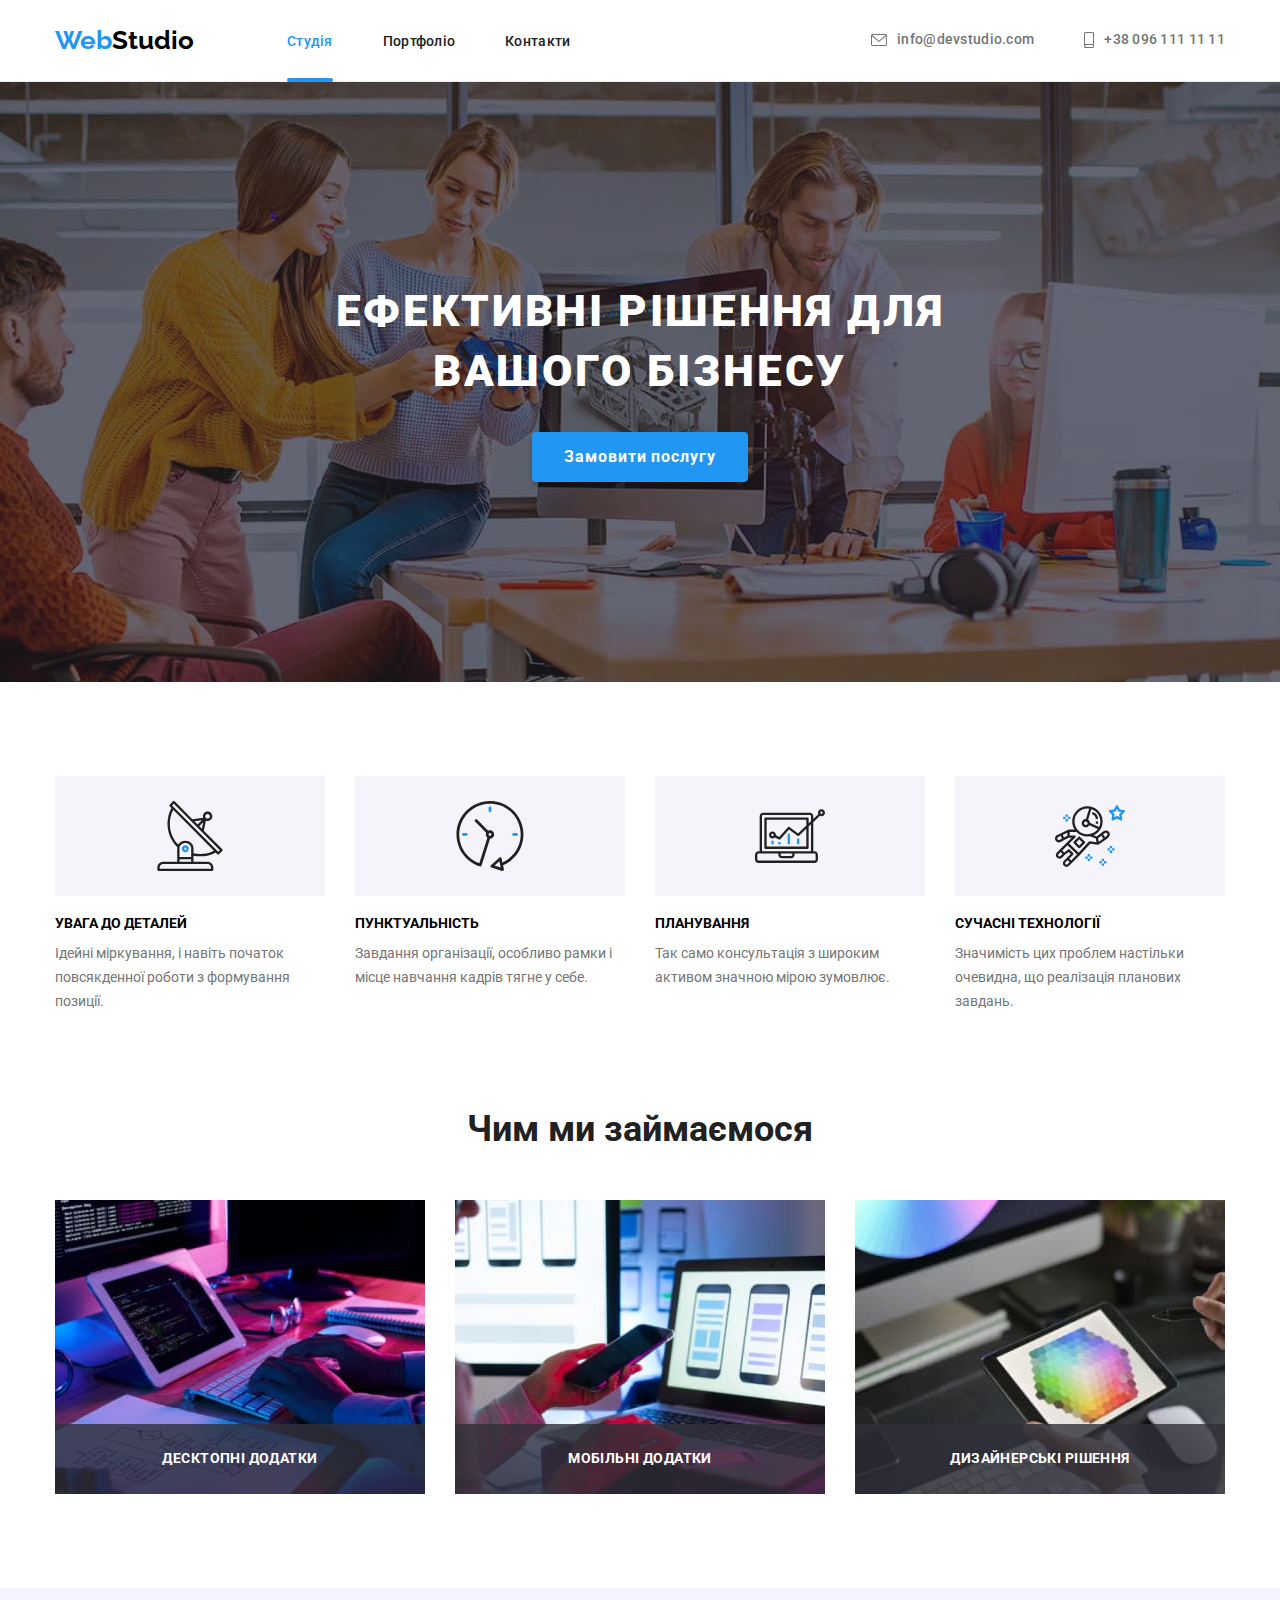
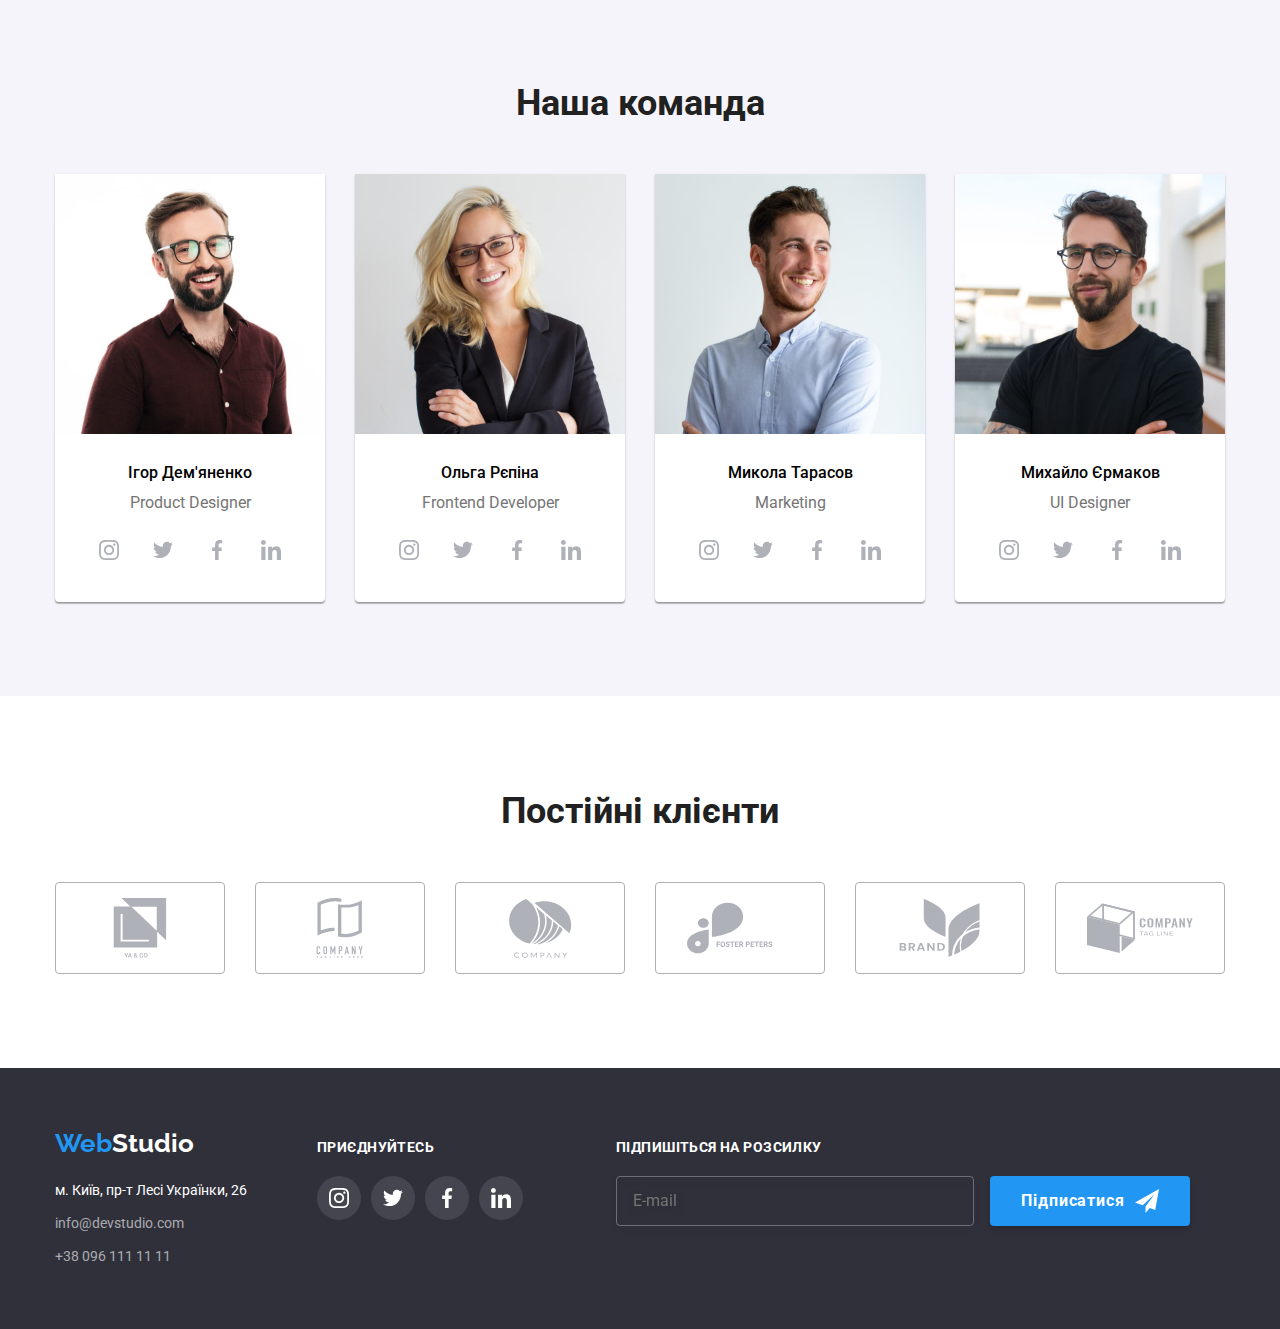
<file: index.html>
<!DOCTYPE html>
<html lang="uk">
  <head>
    <meta charset="UTF-8" />
    <meta http-equiv="X-UA-Compatible" content="IE=edge" />
    <meta name="viewport" content="width=device-width, initial-scale=1.0" />
    <link rel="preconnect" href="https://fonts.googleapis.com" />
    <link rel="preconnect" href="https://fonts.gstatic.com" crossorigin />
    <link
      href="https://fonts.googleapis.com/css2?family=Raleway:wght@700&family=Roboto:wght@400;500;700;900&display=swap"
      rel="stylesheet"
    />
    <link
      rel="stylesheet"
      href="https://cdnjs.cloudflare.com/ajax/libs/modern-normalize/1.1.0/modern-normalize.min.css"
    />
    <link rel="stylesheet" href="./css/main.min.css" />
    <title>WebStudio</title>
  </head>
  <body>
    <!-- Header -->
    <header class="header">
      <div class="container header__container">
        <nav class="header-nav">
          <a class="header__logo logo link" href="./" lang="en"><span class="logo--accent">Web</span>Studio</a>
          <ul class="list header-nav__list">
            <li class="header-nav__item"><a class="link header-nav__link header-nav__link--current" href="./index.html">Студія</a></li>
            <li class="header-nav__item"><a class="link header-nav__link" href="./portfolio.html">Портфоліо</a></li>
            <li class="header-nav__item"><a class="link header-nav__link" href="">Контакти</a></li>
          </ul>
        </nav>
        <ul class="list header-contacts">
          <li class="header-contacts__item">
            <a class="link header-contacts__link" href="mailto:info@devstudio.com">
              <svg class="header-contacts__img" width="16" height="12">
                <use href="./images/icons.svg#icon-envelope"></use>
              </svg>
              info@devstudio.com</a
            >
          </li>
          <li class="header-contacts__item">
            <a class="link header-contacts__link" href="tel:+380961111111">
              <svg class="header-contacts__img" width="10" height="16">
                <use href="./images/icons.svg#icon-smartphone"></use>
              </svg>
              +38 096 111 11 11</a
            >
          </li>
        </ul>
      </div>
    </header>
    <main>
      <!-- Hero -->
      <section class="hero">
        <div class="container hero__container">
          <h1 class="hero__title">Ефективні рішення для вашого бізнесу</h1>
          <button class="hero__btn btn" type="button" data-modal-open>Замовити послугу</button>
        </div>
      </section>
      <!-- Features -->
      <section class="features">
        <div class="container">
          <h2 class="features__title section-title visually-hidden">Наші переваги</h2>
          <ul class="list features__list">
            <li class="features__item">
              <div class="features__picture">
                <svg class="feature__icon" width="70" height="70">
                  <use href="./images/icons.svg#icon-antenna"></use>
                </svg>
              </div>
              <h3 class="features__name">УВАГА ДО ДЕТАЛЕЙ</h3>
              <p class="features__info">
                Ідейні міркування, і навіть початок повсякденної роботи з формування позиції.
              </p>
            </li>
            <li class="features__item">
              <div class="features__picture">
                <svg class="feature__icon" width="70" height="70">
                  <use href="./images/icons.svg#icon-clock"></use>
                </svg>
              </div>
              <h3 class="features__name">ПУНКТУАЛЬНІСТЬ</h3>
              <p class="features__info">
                Завдання організації, особливо рамки і місце навчання кадрів тягне у себе.
              </p>
            </li>
            <li class="features__item">
              <div class="features__picture">
                <svg class="feature__icon" width="70" height="70">
                  <use href="./images/icons.svg#icon-diagram"></use>
                </svg>
              </div>
              <h3 class="features__name">ПЛАНУВАННЯ</h3>
              <p class="features__info">
                Так само консультація з широким активом значною мірою зумовлює.
              </p>
            </li>
            <li class="features__item">
              <div class="features__picture">
                <svg class="feature__icon" width="70" height="70">
                  <use href="./images/icons.svg#icon-astronaut"></use>
                </svg>
              </div>
              <h3 class="features__name">СУЧАСНІ ТЕХНОЛОГІЇ</h3>
              <p class="features__info">
                Значимість цих проблем настільки очевидна, що реалізація планових завдань.
              </p>
            </li>
          </ul>
        </div>
      </section>
      <!-- specialization -->
      <section class="specialization">
        <div class="container">
          <h2 class="section-title specialization__title">Чим ми займаємося</h2>
          <ul class="specialization__list list">
            <li class="specialization__img">
              <img
                src="./images/img-desktop.jpg"
                alt="Десктопні додатки"
                width="370"
                height="294"
              />
              <div class="specialization__thumb">
                <p>Десктопні додатки</p>
              </div>
            </li>
            <li class="specialization__img">
              <img src="./images/img-mobile.jpg" alt="Мобільні додатки" width="370" height="294" />
              <div class="specialization__thumb">
                <p>Мобільні додатки</p>
              </div>
            </li>
            <li class="specialization__img">
              <img
                src="./images/img-design.jpg"
                alt="Дизайнерські рішення"
                width="370"
                height="294"
              />
              <div class="specialization__thumb">
                <p>Дизайнерські рішення</p>
              </div>
            </li>
          </ul>
        </div>
      </section>
      <!-- Our team -->
      <section class="team">
        <div class="container">
          <h2 class="section-title team__title">Наша команда</h2>
          <ul class="teammate__list list">
            <li class="teammate__item">
              <img
                src="./images/product-designer.jpg"
                alt="Ігор Дем'яненко"
                width="270"
                height="260"
              />
              <div class="teammate__info">
                <h3 class="teammate__name">Ігор Дем'яненко</h3>
                <p class="teammate__position" lang="en">Product Designer</p>
                <ul class="teammate__socials list">
                  <li class="socials__item">
                    <a href="" class="socials__link link">
                      <svg class="socials__icon" width="20" height="20">
                        <use href="./images/icons.svg#icon-instagram"></use>
                      </svg>
                    </a>
                  </li>
                  <li class="socials__item">
                    <a href="" class="socials__link link">
                      <svg class="socials__icon" width="20" height="20">
                        <use href="./images/icons.svg#icon-twitter"></use>
                      </svg>
                    </a>
                  </li>
                  <li class="socials__item">
                    <a href="" class="socials__link link">
                      <svg class="socials__icon" width="20" height="20">
                        <use href="./images/icons.svg#icon-facebook"></use>
                      </svg>
                    </a>
                  </li>
                  <li class="socials__item">
                    <a href="" class="socials__link link">
                      <svg class="socials__icon" width="20" height="20">
                        <use href="./images/icons.svg#icon-linkedin"></use>
                      </svg>
                    </a>
                  </li>
                </ul>
              </div>
            </li>
            <li class="teammate__item">
              <img
                src="./images/frontend-developer.jpg"
                alt="Ольга Рєпіна"
                width="270"
                height="260"
              />
              <div class="teammate__info">
                <h3 class="teammate__name">Ольга Рєпіна</h3>
                <p class="teammate__position" lang="en">Frontend Developer</p>
                <ul class="teammate__socials socials list">
                  <li class="socials__item">
                    <a href="" class="socials__link link">
                      <svg class="socials__icon" width="20" height="20">
                        <use href="./images/icons.svg#icon-instagram"></use>
                      </svg>
                    </a>
                  </li>
                  <li class="socials__item">
                    <a href="" class="socials__link link">
                      <svg class="socials__icon" width="20" height="20">
                        <use href="./images/icons.svg#icon-twitter"></use>
                      </svg>
                    </a>
                  </li>
                  <li class="socials__item">
                    <a href="" class="socials__link link">
                      <svg class="socials__icon" width="20" height="20">
                        <use href="./images/icons.svg#icon-facebook"></use>
                      </svg>
                    </a>
                  </li>
                  <li class="socials__item">
                    <a href="" class="socials__link link">
                      <svg class="socials__icon" width="20" height="20">
                        <use href="./images/icons.svg#icon-linkedin"></use>
                      </svg>
                    </a>
                  </li>
                </ul>
              </div>
            </li>
            <li class="teammate__item">
              <img src="./images/marketing.jpg" alt="Микола Тарасов" width="270" height="260" />
              <div class="teammate__info">
                <h3 class="teammate__name">Микола Тарасов</h3>
                <p class="teammate__position" lang="en">Marketing</p>
                <ul class="teammate__socials socials list">
                  <li class="socials__item">
                    <a href="" class="socials__link link">
                      <svg class="socials__icon" width="20" height="20">
                        <use href="./images/icons.svg#icon-instagram"></use>
                      </svg>
                    </a>
                  </li>
                  <li class="socials__item">
                    <a href="" class="socials__link link">
                      <svg class="socials__icon" width="20" height="20">
                        <use href="./images/icons.svg#icon-twitter"></use>
                      </svg>
                    </a>
                  </li>
                  <li class="socials__item">
                    <a href="" class="socials__link link">
                      <svg class="socials__icon" width="20" height="20">
                        <use href="./images/icons.svg#icon-facebook"></use>
                      </svg>
                    </a>
                  </li>
                  <li class="socials__item">
                    <a href="" class="socials__link link">
                      <svg class="socials__icon" width="20" height="20">
                        <use href="./images/icons.svg#icon-linkedin"></use>
                      </svg>
                    </a>
                  </li>
                </ul>
              </div>
            </li>
            <li class="teammate__item">
              <img src="./images/ui-designer.jpg" alt="Михайло Єрмаков" width="270" height="260" />
              <div class="teammate__info">
                <h3 class="teammate__name">Михайло Єрмаков</h3>
                <p class="teammate__position" lang="en">UI Designer</p>
                <ul class="teammate__socials socials list">
                  <li class="socials__item">
                    <a href="" class="socials__link link">
                      <svg class="socials__icon" width="20" height="20">
                        <use href="./images/icons.svg#icon-instagram"></use>
                      </svg>
                    </a>
                  </li>
                  <li class="socials__item">
                    <a href="" class="socials__link link">
                      <svg class="socials__icon" width="20" height="20">
                        <use href="./images/icons.svg#icon-twitter"></use>
                      </svg>
                    </a>
                  </li>
                  <li class="socials__item">
                    <a href="" class="socials__link link">
                      <svg class="socials__icon" width="20" height="20">
                        <use href="./images/icons.svg#icon-facebook"></use>
                      </svg>
                    </a>
                  </li>
                  <li class="socials__item">
                    <a href="" class="socials__link link">
                      <svg class="socials__icon" width="20" height="20">
                        <use href="./images/icons.svg#icon-linkedin"></use>
                      </svg>
                    </a>
                  </li>
                </ul>
              </div>
            </li>
          </ul>
        </div>
      </section>

      <!-- Clients -->

      <section class="clients">
        <div class="container">
          <h2 class="clients__title section-title">Постійні клієнти</h2>
          <ul class="clients__list list">
            <li class="clients__item">
              <a class="link clients__link" href="">
                <svg class="clients__icon" width="106" height="60">
                  <use href="./images/icons.svg#icon-client-1"></use>
                </svg>
              </a>
            </li>
            <li class="clients__item">
              <a class="link clients__link" href="">
                <svg class="clients__icon" width="106" height="60">
                  <use href="./images/icons.svg#icon-client-2"></use>
                </svg>
              </a>
            </li>
            <li class="clients__item">
              <a class="link clients__link" href="">
                <svg class="clients__icon" width="106" height="60">
                  <use href="./images/icons.svg#icon-client-3"></use>
                </svg>
              </a>
            </li>
            <li class="clients__item">
              <a class="link clients__link" href="">
                <svg class="clients__icon" width="106" height="60">
                  <use href="./images/icons.svg#icon-client-4"></use>
                </svg>
              </a>
            </li>
            <li class="clients__item">
              <a class="link clients__link" href="">
                <svg class="clients__icon" width="106" height="60">
                  <use href="./images/icons.svg#icon-client-5"></use>
                </svg>
              </a>
            </li>
            <li class="clients__item">
              <a class="link clients__link" href="">
                <svg class="clients__icon" width="106" height="60">
                  <use href="./images/icons.svg#icon-client-6"></use>
                </svg>
              </a>
            </li>
          </ul>
        </div>
      </section>
    </main>

    <!-- Footer -->

    <footer class="footer">
      <div class="container footer__container">
        <div class="footer-address">
          <a class="link logo footer__logo" href="./" lang="en"
            ><span class="logo--accent">Web</span>Studio</a
          >
          <address>
            <ul class="list footer-address__list">
              <li class="footer-address__item">
                <a
                  class="link footer-address__link footer-address__location"
                  href="https://goo.gl/maps/tJKo2RhC8Hp1i2VQ6"
                  target="_blank"
                  rel="noopener, noreferrer, nofollow"
                >
                  м. Київ, пр-т Лесі Українки, 26</a
                >
              </li>
              <li class="footer-address__item">
                <a class="link footer-address__link" href="mailto:info@devstudio.com">info@devstudio.com</a>
              </li>
              <li class="footer-address__item">
                <a class="link footer-address__link" href="tel:+380961111111">+38 096 111 11 11</a>
              </li>
            </ul>
          </address>
        </div>
        <div class="footer-socials">
          <h3 class="footer-title footer-socials__title">Приєднуйтесь</h3>
          <ul class="footer-socials__list list">
            <li class="footer-socials__item">
              <a href="" class="footer-socials__link link">
                <svg class="footer-socials__icon" width="20" height="20">
                  <use href="./images/icons.svg#icon-instagram"></use>
                </svg>
              </a>
            </li>
            <li class="footer-socials__item">
              <a href="" class="footer-socials__link link">
                <svg class="footer-socials__icon" width="20" height="20">
                  <use href="./images/icons.svg#icon-twitter"></use>
                </svg>
              </a>
            </li>
            <li class="footer-socials__item">
              <a href="" class="footer-socials__link link">
                <svg class="footer-socials__icon" width="20" height="20">
                  <use href="./images/icons.svg#icon-facebook"></use>
                </svg>
              </a>
            </li>
            <li class="footer-socials__item">
              <a href="" class="footer-socials__link link">
                <svg class="footer-socials__icon" width="20" height="20">
                  <use href="./images/icons.svg#icon-linkedin"></use>
                </svg>
              </a>
            </li>
          </ul>
        </div>
        <div class="footer-subscribe">
          <h3 class="footer-title footer-subscribe__title">Підпишіться на розсилку</h3>
          <form name="footer-subscribe__form">
            <label>
              <input class="footer-subscribe__input" type="email" name="footer-email" placeholder="E-mail" />
            </label>
            <button class="btn footer-subscribe__btn" type="submit">
              Підписатися
              <svg class="footer-subscribe__icon" height="24" width="24">
                <use href="./images/icons.svg#icon-send"></use>
              </svg>
            </button>
          </form>
        </div>
      </div>
    </footer>

    <!-- Modal window -->

    <div class="backdrop is-hidden" data-modal>
      <div class="modal">
        <button class="close-btn btn" type="button" data-modal-close>
          <svg class="close-btn__icon" width="18" height="18">
            <use href="./images/icons.svg#icon-close"></use>
          </svg>
        </button>
        <form class="form" action="">
          <h2 class="form__title">Залиште свої дані, ми вам передзвонимо</h2>
          <div class="form__input">
            <label for="name">Ім'я</label>
            <input type="text" name="name" id="name" />
            <svg class="form__icon" width="18px" height="18px">
              <use href="./images/icons.svg#icon-person"></use>
            </svg>
          </div>
          <div class="form__input">
            <label for="tel">Телефон</label>
            <input type="tel" name="tel" id="tel" />
            <svg class="form__icon" width="18px" height="18px">
              <use href="./images/icons.svg#icon-phone"></use>
            </svg>
          </div>
          <div class="form__input">
            <label for="mail">Пошта</label>
            <input type="email" name="mail" id="mail" />
            <svg class="form__icon" width="18px" height="18px">
              <use href="./images/icons.svg#icon-email"></use>
            </svg>
          </div>
          <div class="form__input form__input--comment">
            <label for="comment">Коментар</label>
            <textarea name="comment" id="comment" placeholder="Введіть текст"></textarea>
          </div>
          <label class="form-agreement">
            <input type="checkbox" name="agreement" value=" " />
            <span class="form-agreement__icon">
              <svg width="16px" height="15px">
                <use href="./images/icons.svg#icon-check"></use>
              </svg>
            </span>
            Погоджуюся з розсилкою та приймаю
            <a href="#">Умови договору</a>
          </label>
          <button type="submit" class="btn modal-btn">Відправити</button>
        </form>
      </div>
    </div>
    <script src="./js/modal.js"></script>
  </body>
</html>
</file>
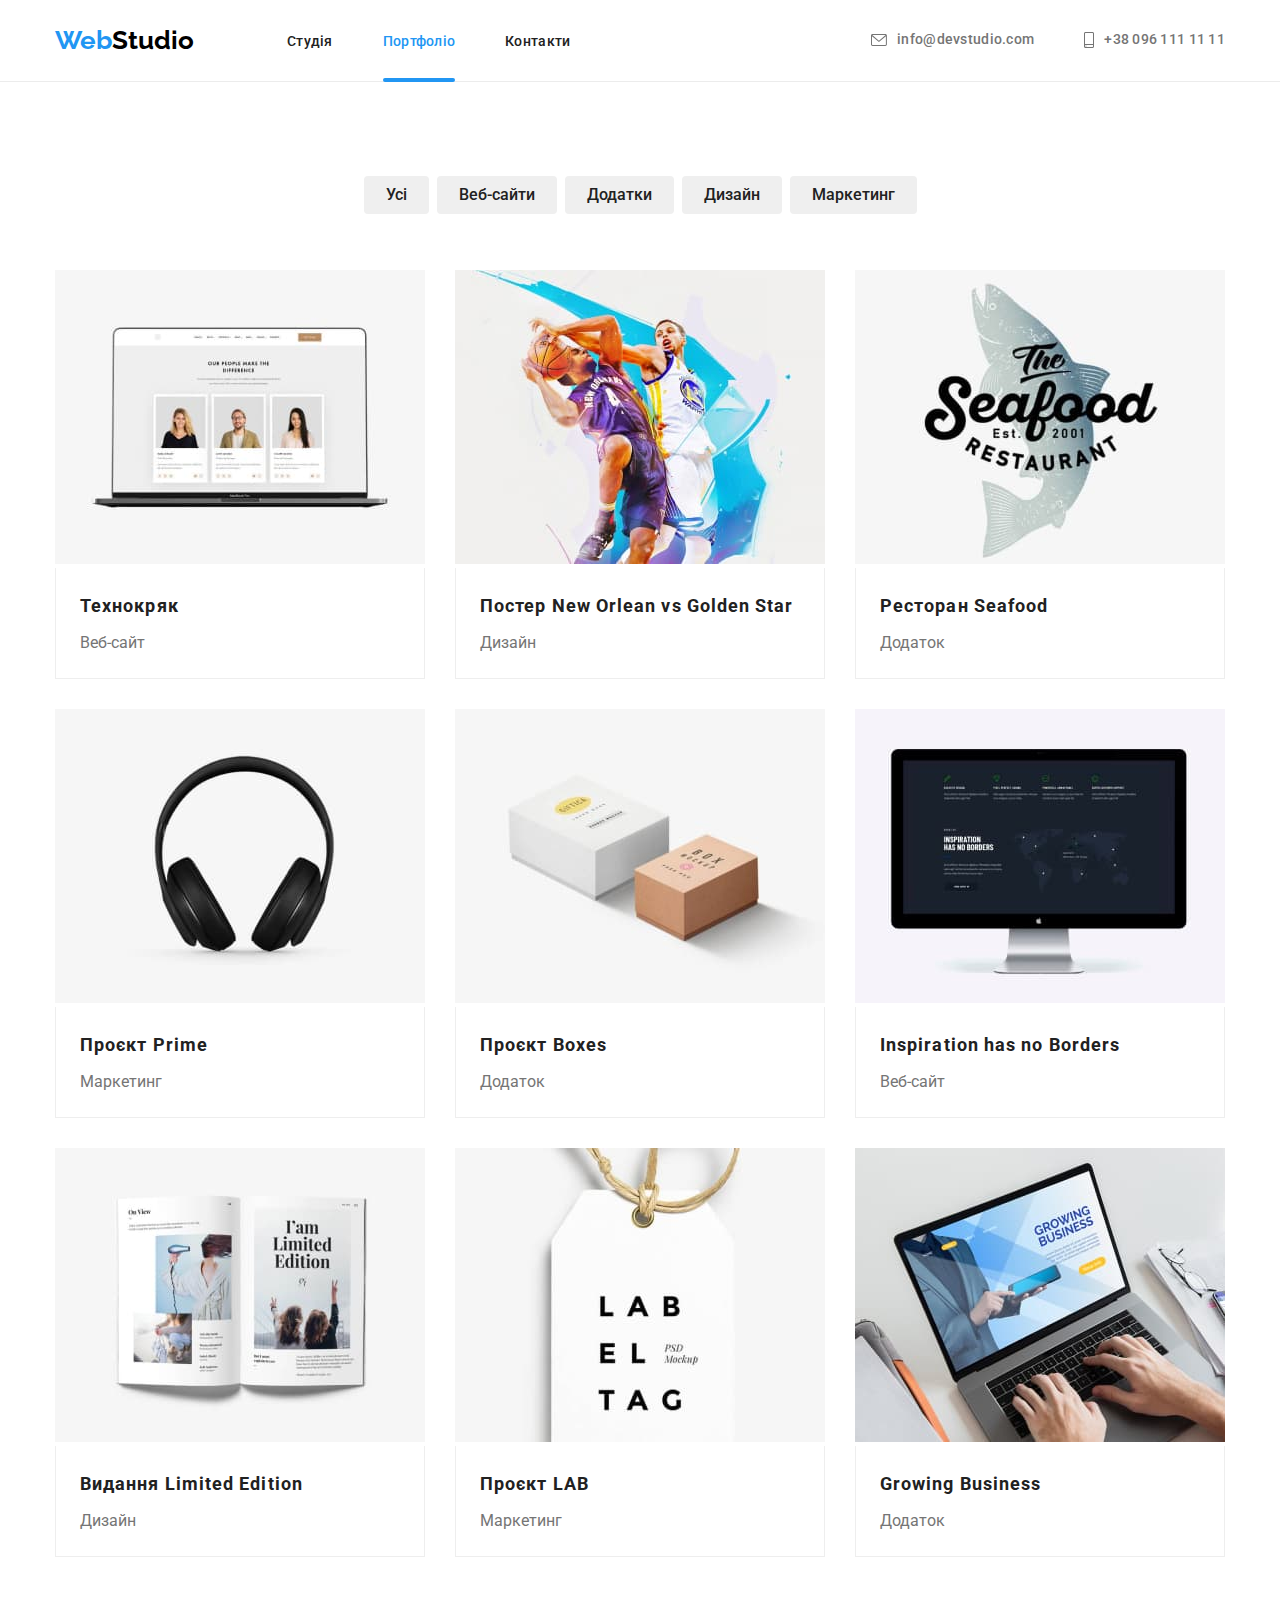
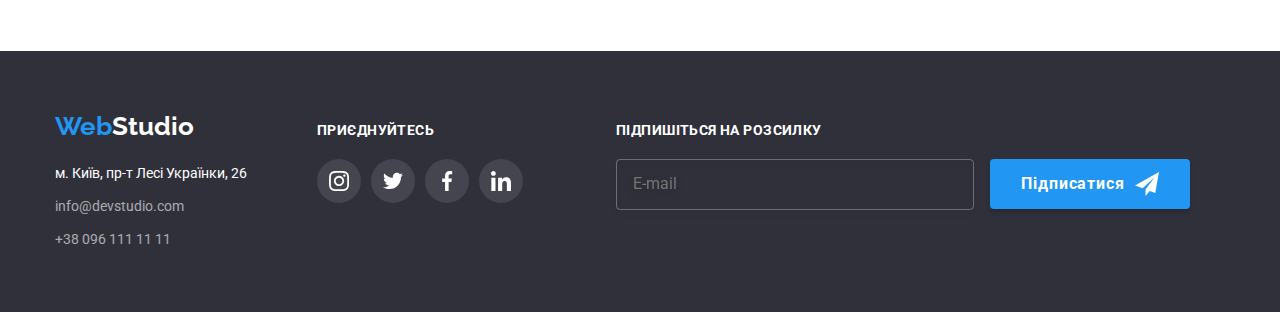
<file: portfolio.html>
<!DOCTYPE html>
<html lang="uk">
  <head>
    <meta charset="UTF-8" />
    <meta http-equiv="X-UA-Compatible" content="IE=edge" />
    <meta name="viewport" content="width=device-width, initial-scale=1.0" />
    <link rel="preconnect" href="https://fonts.googleapis.com" />
    <link rel="preconnect" href="https://fonts.gstatic.com" crossorigin />
    <link
      href="https://fonts.googleapis.com/css2?family=Raleway:wght@700&family=Roboto:wght@400;500;700;900&display=swap"
      rel="stylesheet"
    />
    <link
      rel="stylesheet"
      href="https://cdnjs.cloudflare.com/ajax/libs/modern-normalize/1.1.0/modern-normalize.min.css"
    />
    <link rel="stylesheet" href="./css/main.min.css" />
    <title>Portfolio</title>
  </head>
  <body>
    <!-- Header -->
    <header class="header">
      <div class="container header__container">
        <nav class="header-nav">
          <a class="header__logo logo link" href="./" lang="en"><span class="logo--accent">Web</span>Studio</a>
          <ul class="list header-nav__list">
            <li class="header-nav__item"><a class="link header-nav__link " href="./index.html">Студія</a></li>
            <li class="header-nav__item"><a class="link header-nav__link header-nav__link--current" href="./portfolio.html">Портфоліо</a></li>
            <li class="header-nav__item"><a class="link header-nav__link" href="">Контакти</a></li>
          </ul>
        </nav>
        <ul class="list header-contacts">
          <li class="header-contacts__item">
            <a class="link header-contacts__link" href="mailto:info@devstudio.com">
              <svg class="header-contacts__img" width="16" height="12">
                <use href="./images/icons.svg#icon-envelope"></use>
              </svg>
              info@devstudio.com</a
            >
          </li>
          <li class="header-contacts__item">
            <a class="link header-contacts__link" href="tel:+380961111111">
              <svg class="header-contacts__img" width="10" height="16">
                <use href="./images/icons.svg#icon-smartphone"></use>
              </svg>
              +38 096 111 11 11</a
            >
          </li>
        </ul>
      </div>
    </header>
    <main>
      <!-- Portfolio -->
    <section class="portfolio">
      <div class="container">
        <h1 class="section-title portfolio__title visually-hidden">Портфоліо</h1>
        <ul class="filter list">
          <li class="filter__item"><button class="filter__btn btn" type="button">Усі</button></li>
          <li class="filter__item">
            <button class="filter__btn btn" type="button">Веб-сайти</button>
          </li>
          <li class="filter__item"><button class="filter__btn btn" type="button">Додатки</button></li>
          <li class="filter__item"><button class="filter__btn btn" type="button">Дизайн</button></li>
          <li class="filter__item">
            <button class="filter__btn btn" type="button">Маркетинг</button>
          </li>
        </ul>
        <ul class="list cards">
          <li class="cards__item">
            <a class="link cards__link" href="">
              <div class="cards__example">
                <img class="cards__img" src="./images/portfolio1.jpg" alt="portfolio-example" width="370" height="294" />
                <p class="cards__overlay">Ресурс пропонує комплексні пропозиції з різним рівнем функціоналу та сервісів. Все це дозволить відвідувачу отримати вичерпні відомості про компанію чи приватну особу.</p>
              </div>
              <div class="cards__description">
                <h2 class="cards__name">Технокряк</h2>
                <p class="cards__type">Веб-сайт</p>
              </div>
            </a>
          </li>
          <li class="cards__item">
            <a class="link cards__link" href="">
              <div class="cards__example">
                <img class="cards__img" src="./images/portfolio2.jpg" alt="portfolio-example" width="370" height="294" />
                <p class="cards__overlay">Ресурс пропонує комплексні пропозиції з різним рівнем функціоналу та сервісів. Все це дозволить відвідувачу отримати вичерпні відомості про компанію чи приватну особу.</p>  
              </div>
              <div class="cards__description">
                <h2 class="cards__name">Постер New Orlean vs Golden Star</h2>
                <p class="cards__type">Дизайн</p>
              </div>
            </a>
          </li>
          <li class="cards__item">
            <a class="link cards__link" href="">
              <div class="cards__example">
                <img class="cards__img" src="./images/portfolio3.jpg" alt="portfolio-example" width="370" height="294" />
                <p class="cards__overlay">Ресурс пропонує комплексні пропозиції з різним рівнем функціоналу та сервісів. Все це дозволить відвідувачу отримати вичерпні відомості про компанію чи приватну особу.</p>  
              </div>
              <div class="cards__description">
                <h2 class="cards__name">Ресторан Seafood</h2>
                <p class="cards__type">Додаток</p>
              </div>
            </a>
          </li>
          <li class="cards__item">
            <a class="link cards__link" href="">
              <div class="cards__example">
                <img class="cards__img" src="./images/portfolio4.jpg" alt="portfolio-example" width="370" height="294" />
                <p class="cards__overlay">Ресурс пропонує комплексні пропозиції з різним рівнем функціоналу та сервісів. Все це дозволить відвідувачу отримати вичерпні відомості про компанію чи приватну особу.</p>
              </div>
              <div class="cards__description">
                <h2 class="cards__name">Проєкт Prime</h2>
                <p class="cards__type">Маркетинг</p>
              </div>
            </a>
          </li>
          <li class="cards__item">
            <a class="link cards__link" href="">
              <div class="cards__example">
                <img class="cards__img" src="./images/portfolio5.jpg" alt="portfolio-example" width="370" height="294" />
                <p class="cards__overlay">Ресурс пропонує комплексні пропозиції з різним рівнем функціоналу та сервісів. Все це дозволить відвідувачу отримати вичерпні відомості про компанію чи приватну особу.</p>
              </div>
              <div class="cards__description">
                <h2 class="cards__name">Проєкт Boxes</h2>
                <p class="cards__type">Додаток</p>
              </div>
            </a>
          </li>
          <li class="cards__item">
            <a class="link cards__link" href="">
              <div class="cards__example">
                <img class="cards__img" src="./images/portfolio6.jpg" alt="portfolio-example" width="370" height="294" />
                <p class="cards__overlay">Ресурс пропонує комплексні пропозиції з різним рівнем функціоналу та сервісів. Все це дозволить відвідувачу отримати вичерпні відомості про компанію чи приватну особу.</p>
              </div>
              <div class="cards__description">
                <h2 class="cards__name">Inspiration has no Borders</h2>
                <p class="cards__type">Веб-сайт</p>
              </div>
            </a>
          </li>
          <li class="cards__item">
            <a class="link cards__link" href="">
              <div class="cards__example">
                <img class="cards__img" src="./images/portfolio7.jpg" alt="portfolio-example" width="370" height="294" />
                <p class="cards__overlay">Ресурс пропонує комплексні пропозиції з різним рівнем функціоналу та сервісів. Все це дозволить відвідувачу отримати вичерпні відомості про компанію чи приватну особу.</p>
              </div>
              <div class="cards__description">
                <h2 class="cards__name">Видання Limited Edition</h2>
                <p class="cards__type">Дизайн</p>
              </div>
            </a>
          </li>
          <li class="cards__item">
            <a class="link cards__link" href="">
              <div class="cards__example">
                <img class="cards__img" src="./images/portfolio8.jpg" alt="portfolio-example" width="370" height="294" />
                <p class="cards__overlay">Ресурс пропонує комплексні пропозиції з різним рівнем функціоналу та сервісів. Все це дозволить відвідувачу отримати вичерпні відомості про компанію чи приватну особу.</p>
              </div>
              <div class="cards__description">
                <h2 class="cards__name">Проєкт LAB</h2>
                <p class="cards__type">Маркетинг</p>
              </div>
            </a>
          </li>
          <li class="cards__item">
            <a class="link cards__link" href="">
              <div class="cards__example">
                <img class="cards__img" src="./images/portfolio9.jpg" alt="portfolio-example" width="370" height="294" />
                <p class="cards__overlay">Ресурс пропонує комплексні пропозиції з різним рівнем функціоналу та сервісів. Все це дозволить відвідувачу отримати вичерпні відомості про компанію чи приватну особу.</p>
               </div>
              <div class="cards__description">
                <h2 class="cards__name">Growing Business</h2>
                <p class="cards__type">Додаток</p>
              </div>
            </a>
          </li>
        </ul>
      </div>
    </main>
    </section>
    <!-- Footer -->
    <footer class="footer">
      <div class="container footer__container">
        <div>
          <a class="link logo footer__logo" href="./" lang="en"
            ><span class="logo--accent">Web</span>Studio</a
          >
          <address>
            <ul class="list footer-address__list">
              <li class="footer-address__item">
                <a
                  class="link footer-address__location"
                  href="https://goo.gl/maps/tJKo2RhC8Hp1i2VQ6"
                  target="_blank"
                  rel="noopener, noreferrer, nofollow"
                >
                  м. Київ, пр-т Лесі Українки, 26</a
                >
              </li>
              <li class="footer-address__item">
                <a class="link" href="mailto:info@devstudio.com">info@devstudio.com</a>
              </li>
              <li class="footer-address__item">
                <a class="link" href="tel:+380961111111">+38 096 111 11 11</a>
              </li>
            </ul>
          </address>
        </div>
        <div class="footer-socials">
          <h3 class="title  footer-title footer-socials__title">Приєднуйтесь</h3>
          <ul class="footer-socials__list list">
            <li class="footer-socials__item">
              <a href="" class="footer-socials__link link">
                <svg class="footer-socials__icon" width="20" height="20">
                  <use href="./images/icons.svg#icon-instagram"></use>
                </svg>
              </a>
            </li>
            <li class="footer-socials__item">
              <a href="" class="footer-socials__link link">
                <svg class="footer-socials__icon" width="20" height="20">
                  <use href="./images/icons.svg#icon-twitter"></use>
                </svg>
              </a>
            </li>
            <li class="footer-socials__item">
              <a href="" class="footer-socials__link link">
                <svg class="footer-socials__icon" width="20" height="20">
                  <use href="./images/icons.svg#icon-facebook"></use>
                </svg>
              </a>
            </li>
            <li class="footer-socials__item">
              <a href="" class="footer-socials__link link">
                <svg class="footer-socials__icon" width="20" height="20">
                  <use href="./images/icons.svg#icon-linkedin"></use>
                </svg>
              </a>
            </li>
          </ul>
        </div>
        <div class="footer-subscribe">
          <h3 class="title footer-title footer-subscribe__title">Підпишіться на розсилку</h3>
          <form name="footer-subscribe__form">
            <label>
              <input class="footer-subscribe__input" type="email" name="footer-email" placeholder="E-mail" />
            </label>
            <button class="btn footer-subscribe__btn" type="submit">
              Підписатися
              <svg class="footer-subscribe__icon" height="24" width="24">
                <use href="./images/icons.svg#icon-send"></use>
              </svg>
            </button>
          </form>
        </div>
      </div>
    </footer>
  </body>
</html>
</file>
<file: css/main.min.css>
:root{--primary-text-color: #212121;--secondary-text-color: #757575;--logo-color: #000000;--hero-bg-color: #c4c4c4;--white-bg-color: #f5f4fa;--footer-bg-color: #2f303a;--accent-color: #2196f3;--primary-white: #ffffff;--main-svg-color: #afb1b8;--modal-btn-color: #188ce8;--main-font: "Roboto", sans-serif;--secondary-font: "Raleway", sans-serif}.visually-hidden{position:absolute;width:1px;height:1px;margin:-1px;border:0;padding:0;white-space:nowrap;-webkit-clip-path:inset(100%);clip-path:inset(100%);clip:rect(0 0 0 0);overflow:hidden}.is-hidden{visibility:hidden;opacity:0;pointer-events:none}h1,h2,h3,h4,h5,h6,p,ul{padding:0;margin:0}.list{list-style:none}.link{text-decoration:none}body{font-family:"Roboto",sans-serif;font-size:16px;line-height:1.19}.container{width:1200px;margin:0 auto;padding:94px 15px}.link{color:rgba(255,255,255,.6)}.btn{cursor:pointer;font-family:inherit}.section-title{margin-bottom:50px;font-size:36px;line-height:1.17;color:var(--primary-text-color);text-align:center}.logo{padding:25px 0;margin-right:0;font-family:var(--secondary-font);font-weight:700;font-size:26px;color:var(--logo-color)}.logo--accent{color:var(--accent-color)}.header{max-width:1600px;margin-left:auto;margin-right:auto;border-bottom:1px solid #ececec}.header__container{display:-webkit-box;display:-ms-flexbox;display:flex;-webkit-box-align:center;-ms-flex-align:center;align-items:center;padding:0 15px}.header-nav{display:-webkit-box;display:-ms-flexbox;display:flex;-webkit-box-align:center;-ms-flex-align:center;align-items:center}.header-nav__list{display:-webkit-box;display:-ms-flexbox;display:flex}.header__logo{margin-right:93px}.header-nav__link{padding:32px 0;font-weight:500;font-size:14px;line-height:1.14;letter-spacing:.02em;color:var(--primary-text-color);-webkit-transition:color 250ms cubic-bezier(0.4, 0, 0.2, 1);transition:color 250ms cubic-bezier(0.4, 0, 0.2, 1)}.header-nav__item:not(:last-child){margin-right:50px}.header-nav__link--current{color:var(--accent-color);position:relative}.header-nav__link--current::after{content:"";position:absolute;bottom:-1px;left:0;height:4px;width:100%;background-color:var(--accent-color);border-radius:2px}.header-nav__list .link:hover,.header-nav__list .link:focus{color:var(--accent-color)}.header-contacts__link{display:-webkit-box;display:-ms-flexbox;display:flex;-webkit-box-align:center;-ms-flex-align:center;align-items:center;-webkit-box-pack:center;-ms-flex-pack:center;justify-content:center;padding:32px 0;font-weight:500;font-size:14px;line-height:1.14;letter-spacing:.02em;color:var(--secondary-text-color);-webkit-transition:color 250ms cubic-bezier(0.4, 0, 0.2, 1);transition:color 250ms cubic-bezier(0.4, 0, 0.2, 1)}.header-contacts__link:hover,.header-contacts__link:focus{color:var(--accent-color)}.header-contacts__link:hover .header-contacts__img,.header-contacts__link:focus .header-contacts__img{fill:var(--accent-color)}.header-contacts{display:-webkit-box;display:-ms-flexbox;display:flex;margin-left:auto}.header-contacts__item:not(:last-child){margin-right:50px}.header-contacts__img{margin-right:10px;fill:var(--secondary-text-color);-webkit-transition:fill 250ms cubic-bezier(0.4, 0, 0.2, 1);transition:fill 250ms cubic-bezier(0.4, 0, 0.2, 1)}.hero{padding:200px 0;max-width:1600px;height:600px;margin-left:auto;margin-right:auto;background-color:var(--hero-bg-color);background-image:-webkit-gradient(linear, left top, right top, from(rgba(47, 48, 58, 0.4)), to(rgba(47, 48, 58, 0.4))),url(../images/hero.jpg);background-image:linear-gradient(to right, rgba(47, 48, 58, 0.4), rgba(47, 48, 58, 0.4)),url(../images/hero.jpg);background-position:center;background-repeat:no-repeat}.hero__container{padding:0 15px;margin:0 auto}.hero__btn{display:block;padding:10px 32px;margin:30px auto 0;font-weight:700;line-height:1.88;font-size:16px;text-align:center;letter-spacing:.06em;-webkit-box-shadow:0px 4px 4px rgba(0,0,0,.15);box-shadow:0px 4px 4px rgba(0,0,0,.15);color:var(--primary-white);background-color:var(--accent-color);border:none;border-radius:4px}.hero__title{max-width:700px;margin:0 auto;font-weight:900;font-size:44px;line-height:1.36;text-align:center;letter-spacing:.06em;text-transform:uppercase;color:var(--primary-white)}.features .container{padding-bottom:0}.features__list{display:-webkit-box;display:-ms-flexbox;display:flex}.features__name{font-weight:700;font-size:14px;line-height:1.14;text-transform:uppercase}.features__info{margin-top:10px;font-size:14px;line-height:1.71;color:var(--secondary-text-color)}.features__item:not(:last-child){margin-right:30px}.features__picture{display:-webkit-box;display:-ms-flexbox;display:flex;-webkit-box-pack:center;-ms-flex-pack:center;justify-content:center;-webkit-box-align:center;-ms-flex-align:center;align-items:center;height:120px;width:270px;background-color:var(--white-bg-color);border-radius:4px;margin-bottom:20px}.specialization__list{display:-webkit-box;display:-ms-flexbox;display:flex}.specialization__img{position:relative}.specialization__img img{display:block;max-width:100%;height:auto}.specialization__img:not(:last-child){margin-right:30px}.specialization__thumb{display:-webkit-box;display:-ms-flexbox;display:flex;-webkit-box-pack:center;-ms-flex-pack:center;justify-content:center;-webkit-box-align:center;-ms-flex-align:center;align-items:center;position:absolute;width:370px;height:70px;bottom:0;padding:12px 0;background-color:rgba(47,48,58,.8);font-weight:700;font-size:14px;line-height:1,14;text-align:center;letter-spacing:.03em;text-transform:uppercase;color:var(--primary-white)}.team{max-width:1600px;margin-left:auto;margin-right:auto;background-color:var(--white-bg-color)}.teammate__list{display:-webkit-box;display:-ms-flexbox;display:flex}.teammate__item{background-color:var(--primary-white);-webkit-box-shadow:0px 1px 3px rgba(0,0,0,.12),0px 1px 1px rgba(0,0,0,.14),0px 2px 1px rgba(0,0,0,.2);box-shadow:0px 1px 3px rgba(0,0,0,.12),0px 1px 1px rgba(0,0,0,.14),0px 2px 1px rgba(0,0,0,.2);border-radius:0px 0px 4px 4px}.teammate__item img{display:block;max-width:100%;height:auto}.teammate__item:not(:last-child){margin-right:30px}.teammate__info{padding:30px 32px}.teammate__name{font-size:16px;line-height:1.17;font-weight:500;text-align:center}.teammate__position{margin-top:10px;text-align:center;color:var(--secondary-text-color)}.teammate__socials{display:-webkit-box;display:-ms-flexbox;display:flex;-webkit-box-pack:center;-ms-flex-pack:center;justify-content:center;margin-top:16px}.socials__item{width:44px;height:44px;margin-right:10px}.socials__item:last-child{margin-right:0}.socials__link{width:100%;height:100%;display:-webkit-box;display:-ms-flexbox;display:flex;-webkit-box-align:center;-ms-flex-align:center;align-items:center;-webkit-box-pack:center;-ms-flex-pack:center;justify-content:center;border-radius:50%;background-color:inherit;color:var(--primary-white);-webkit-transition:background-color 250ms cubic-bezier(0.4, 0, 0.2, 1);transition:background-color 250ms cubic-bezier(0.4, 0, 0.2, 1)}.socials__link:hover,.socials__link:focus{background-color:var(--accent-color)}.socials__link:hover .socials__icon,.socials__link:focus .socials__icon{fill:var(--primary-white)}.socials__icon{fill:var(--main-svg-color);-webkit-transition:fill 250ms cubic-bezier(0.4, 0, 0.2, 1);transition:fill 250ms cubic-bezier(0.4, 0, 0.2, 1)}.clients__list{display:-webkit-box;display:-ms-flexbox;display:flex}.clients__item{width:170px;height:92px}.clients__item:not(:last-child){margin-right:30px}.clients__link{width:100%;height:100%;display:-webkit-box;display:-ms-flexbox;display:flex;-webkit-box-align:center;-ms-flex-align:center;align-items:center;-webkit-box-pack:center;-ms-flex-pack:center;justify-content:center;border:1px solid #afb1b8;border-radius:4px;background-color:inherit;-webkit-transition:border-color 250ms cubic-bezier(0.4, 0, 0.2, 1);transition:border-color 250ms cubic-bezier(0.4, 0, 0.2, 1)}.clients__link:hover,.clients__link:focus{border-color:var(--accent-color)}.clients__link:hover .clients__icon,.clients__link:focus .clients__icon{fill:var(--accent-color)}.clients__icon{fill:var(--main-svg-color);-webkit-transition:fill 250ms cubic-bezier(0.4, 0, 0.2, 1);transition:fill 250ms cubic-bezier(0.4, 0, 0.2, 1)}.footer .container{padding:0 15px}.footer{max-width:1600px;margin-left:auto;margin-right:auto;padding:60px 0;background-color:var(--footer-bg-color)}.footer__container{display:-webkit-box;display:-ms-flexbox;display:flex;-webkit-box-align:baseline;-ms-flex-align:baseline;align-items:baseline}.footer__logo{display:inline-block;margin-bottom:20px;padding:0;color:var(--primary-white)}.footer-address__location{color:var(--primary-white)}.footer address{font-style:inherit;font-size:14px;line-height:1.71}.footer-address__item:not(:last-child){margin-bottom:9px}.footer-address__link{-webkit-transition:color 250ms cubic-bezier(0.4, 0, 0.2, 1);transition:color 250ms cubic-bezier(0.4, 0, 0.2, 1)}.footer-address__link:hover,.footer-address__link:focus{color:var(--accent-color)}.footer-socials{margin-left:70px}.footer-title{margin-bottom:20px;text-transform:uppercase;color:var(--primary-white);font-size:14px;line-height:1.14;letter-spacing:.03em}.footer-socials__list{display:-webkit-box;display:-ms-flexbox;display:flex;-webkit-box-pack:center;-ms-flex-pack:center;justify-content:center}.footer-socials__item{width:44px;height:44px;margin-right:10px}.footer-socials__item:last-child{margin-right:0}.footer-socials__link{width:100%;height:100%;display:-webkit-box;display:-ms-flexbox;display:flex;-webkit-box-align:center;-ms-flex-align:center;align-items:center;-webkit-box-pack:center;-ms-flex-pack:center;justify-content:center;border-radius:50%;background-color:rgba(255,255,255,.1);color:var(--primary-white);-webkit-transition:background-color 250ms cubic-bezier(0.4, 0, 0.2, 1);transition:background-color 250ms cubic-bezier(0.4, 0, 0.2, 1)}.footer-socials__icon{fill:var(--primary-white)}.footer-socials__link:hover,.footer-socials__link:focus{background-color:var(--accent-color)}.footer-socials__link:hover .footer-socials__icon,.footer-socials__link:focus .footer-socials__icon{fill:currentColor}.footer-subscribe{margin-left:93px}.footer-subscribe__input{width:358px;padding:15px 16px;border:1px solid rgba(255,255,255,.3);-webkit-filter:drop-shadow(0px 4px 4px rgba(0, 0, 0, 0.15));filter:drop-shadow(0px 4px 4px rgba(0, 0, 0, 0.15));border-radius:4px;color:var(--primary-white);background-color:rgba(0,0,0,0);outline:none}.footer-subscribe__btn{display:-webkit-inline-box;display:-ms-inline-flexbox;display:inline-flex;-webkit-box-pack:center;-ms-flex-pack:center;justify-content:center;-webkit-box-align:center;-ms-flex-align:center;align-items:center;padding:10px 28px;width:200px;margin-left:12px;font-weight:700;font-size:16px;line-height:1.88;letter-spacing:.06em;text-align:center;border:none;color:var(--primary-white);background-color:var(--accent-color);-webkit-box-shadow:0px 4px 4px rgba(0,0,0,.15);box-shadow:0px 4px 4px rgba(0,0,0,.15);border-radius:4px}.footer-subscribe__icon{display:-webkit-box;display:-ms-flexbox;display:flex;-webkit-box-pack:center;-ms-flex-pack:center;justify-content:center;-webkit-box-align:center;-ms-flex-align:center;align-items:center;margin-left:10px}.backdrop{position:fixed;top:0;left:0;width:100vw;height:100vh;background:rgba(0,0,0,.2);opacity:1;-webkit-transition:opacity 250ms cubic-bezier(0.4, 0, 0.2, 1);transition:opacity 250ms cubic-bezier(0.4, 0, 0.2, 1)}.backdrop.is-hidden .modal{-webkit-transform:translate(-50%, -50%) scale(0, 9);transform:translate(-50%, -50%) scale(0, 9)}.modal{position:absolute;top:50%;left:50%;-webkit-transform:translate(-50%, -50%) scale(1);transform:translate(-50%, -50%) scale(1);width:528px;height:581px;padding:40px;background-color:var(--primary-white);-webkit-box-shadow:0px 1px 3px rgba(0,0,0,.12),0px 1px 1px rgba(0,0,0,.14),0px 2px 1px rgba(0,0,0,.2);box-shadow:0px 1px 3px rgba(0,0,0,.12),0px 1px 1px rgba(0,0,0,.14),0px 2px 1px rgba(0,0,0,.2);border-radius:4px;-webkit-transition:-webkit-transform 250ms cubic-bezier(0.4, 0, 0.2, 1);transition:-webkit-transform 250ms cubic-bezier(0.4, 0, 0.2, 1);transition:transform 250ms cubic-bezier(0.4, 0, 0.2, 1);transition:transform 250ms cubic-bezier(0.4, 0, 0.2, 1), -webkit-transform 250ms cubic-bezier(0.4, 0, 0.2, 1)}.close-btn{width:30px;height:30px;border-radius:50%;display:-webkit-box;display:-ms-flexbox;display:flex;-webkit-box-pack:center;-ms-flex-pack:center;justify-content:center;-webkit-box-align:center;-ms-flex-align:center;align-items:center;background-color:var(--primary-white);border:1px solid rgba(0,0,0,.1);position:absolute;right:8px;top:8px}.close-btn:hover .close-btn__icon,.close-btn:focus .close-btn__icon{fill:var(--accent-color)}.close-btn__icon{-webkit-transition:fill 250ms cubic-bezier(0.4, 0, 0.2, 1);transition:fill 250ms cubic-bezier(0.4, 0, 0.2, 1)}.form{max-width:448px;margin:0 auto}.form__title{margin-bottom:12px;font-size:20px;line-height:1.15;text-align:center;letter-spacing:.03em;color:var(--primary-text-color)}.form__input{display:-webkit-box;display:-ms-flexbox;display:flex;-webkit-box-orient:vertical;-webkit-box-direction:normal;-ms-flex-direction:column;flex-direction:column;margin-bottom:10px;position:relative}.form__input label{margin-bottom:4px;font-size:12px;line-height:1.17;letter-spacing:.01em;color:var(--secondary-text-color)}.form__input input{padding:11px 12px 11px 40px;font-size:16px;border:1px solid rgba(33,33,33,.2);border-radius:4px;-webkit-transition:border-color 250ms cubic-bezier(0.4, 0, 0.2, 1);transition:border-color 250ms cubic-bezier(0.4, 0, 0.2, 1)}.form__input input:focus{outline:none;border-color:var(--accent-color)}.form__input input:focus+.form__icon{fill:var(--accent-color)}.form__icon{position:absolute;top:50%;left:12px;-webkit-transition:fill 250ms cubic-bezier(0.4, 0, 0.2, 1);transition:fill 250ms cubic-bezier(0.4, 0, 0.2, 1)}.form__input--comment{margin-bottom:20px;color:var(--secondary-text-color)}.form__input--comment textarea{height:120px;border:1px solid rgba(33,33,33,.2);border-radius:4px;-webkit-transition:border-color 250ms cubic-bezier(0.4, 0, 0.2, 1);transition:border-color 250ms cubic-bezier(0.4, 0, 0.2, 1);resize:none;padding:12px 16px;font-size:12px}.form__input--comment textarea:focus{outline:none;border-color:var(--accent-color)}.form__input--comment textarea::-webkit-input-placeholder{font-size:12px;line-height:1.17;letter-spacing:.01em;color:rgba(117,117,117,.5)}.form__input--comment textarea::-moz-placeholder{font-size:12px;line-height:1.17;letter-spacing:.01em;color:rgba(117,117,117,.5)}.form__input--comment textarea:-ms-input-placeholder{font-size:12px;line-height:1.17;letter-spacing:.01em;color:rgba(117,117,117,.5)}.form__input--comment textarea::-ms-input-placeholder{font-size:12px;line-height:1.17;letter-spacing:.01em;color:rgba(117,117,117,.5)}.form__input--comment textarea::placeholder{font-size:12px;line-height:1.17;letter-spacing:.01em;color:rgba(117,117,117,.5)}.form__input--comment label{font-size:12px;line-height:1.17;letter-spacing:.01em}.form-agreement{display:block;margin:0 auto;margin-bottom:30px;text-align:center;font-size:14px;line-height:1.7;letter-spacing:.03em;color:var(--secondary-text-color)}.form-agreement a{color:var(--accent-color)}.form-agreement input{-moz-appearance:none;-webkit-appearance:none;appearance:none}.form-agreement input:not(:checked)+.form-agreement__icon>svg{display:none}.form-agreement input:checked+.form-agreement__icon{border:0}.modal-btn{display:block;margin:0 auto;text-align:center}.form-agreement__icon{display:inline-block;width:16px;height:15px;margin-right:5px;border:2px solid var(--primary-text-color);border-radius:2px;line-height:1.17}.form-agreement__icon svg{fill:var(--primary-white)}.modal-btn{padding:10px 52px;border-radius:4px;border:none;font-weight:700;font-size:16px;line-height:1.88;letter-spacing:.06em;color:var(--primary-white);background:var(--accent-color);-webkit-box-shadow:0px 4px 4px rgba(0,0,0,.15);box-shadow:0px 4px 4px rgba(0,0,0,.15);-webkit-transition:background-color 250ms cubic-bezier(0.4, 0, 0.2, 1);transition:background-color 250ms cubic-bezier(0.4, 0, 0.2, 1)}.modal-btn:hover{background-color:var(--modal-btn-color)}.filter{display:-webkit-box;display:-ms-flexbox;display:flex;-webkit-box-pack:center;-ms-flex-pack:center;justify-content:center;margin-bottom:56px}.filter__btn{padding:6px 22px;font-weight:500;font-size:16px;line-height:1.63;text-align:center;border-radius:4px;border:none;color:var(--primary-text-color);-webkit-transition:color 250ms cubic-bezier(0.4, 0, 0.2, 1),background-color 250ms cubic-bezier(0.4, 0, 0.2, 1),-webkit-box-shadow 250ms cubic-bezier(0.4, 0, 0.2, 1);transition:color 250ms cubic-bezier(0.4, 0, 0.2, 1),background-color 250ms cubic-bezier(0.4, 0, 0.2, 1),-webkit-box-shadow 250ms cubic-bezier(0.4, 0, 0.2, 1);transition:color 250ms cubic-bezier(0.4, 0, 0.2, 1),background-color 250ms cubic-bezier(0.4, 0, 0.2, 1),box-shadow 250ms cubic-bezier(0.4, 0, 0.2, 1);transition:color 250ms cubic-bezier(0.4, 0, 0.2, 1),background-color 250ms cubic-bezier(0.4, 0, 0.2, 1),box-shadow 250ms cubic-bezier(0.4, 0, 0.2, 1),-webkit-box-shadow 250ms cubic-bezier(0.4, 0, 0.2, 1)}.filter__btn:hover,.filter__btn:focus{color:var(--primary-white);background-color:var(--accent-color);-webkit-box-shadow:0px 3px 1px rgba(0,0,0,.1),0px 1px 2px rgba(0,0,0,.08),0px 2px 2px rgba(0,0,0,.12);box-shadow:0px 3px 1px rgba(0,0,0,.1),0px 1px 2px rgba(0,0,0,.08),0px 2px 2px rgba(0,0,0,.12)}.filter__item:not(:last-child){margin-right:8px}.cards__link{display:block;-webkit-transition:-webkit-box-shadow 250ms cubic-bezier(0.4, 0, 0.2, 1);transition:-webkit-box-shadow 250ms cubic-bezier(0.4, 0, 0.2, 1);transition:box-shadow 250ms cubic-bezier(0.4, 0, 0.2, 1);transition:box-shadow 250ms cubic-bezier(0.4, 0, 0.2, 1), -webkit-box-shadow 250ms cubic-bezier(0.4, 0, 0.2, 1)}.cards__link:hover,.cards__link:focus{-webkit-box-shadow:0px 1px 1px rgba(0,0,0,.12),0px 4px 4px rgba(0,0,0,.06),1px 4px 6px rgba(0,0,0,.16);box-shadow:0px 1px 1px rgba(0,0,0,.12),0px 4px 4px rgba(0,0,0,.06),1px 4px 6px rgba(0,0,0,.16)}.cards__link:hover .cards__overlay,.cards__link:focus .cards__overlay{-webkit-transform:translateY(0);transform:translateY(0)}.cards{display:-webkit-box;display:-ms-flexbox;display:flex;-ms-flex-wrap:wrap;flex-wrap:wrap}.cards__item:not(:nth-child(3n)){margin-right:30px}.cards__item:nth-child(n+4){margin-top:30px}.cards__description{padding:20px 24px;border:1px solid #eee;border-top:0}.cards__name{font-weight:700;font-size:18px;line-height:2;letter-spacing:.06em;color:var(--primary-text-color)}.cards__type{margin-top:4px;line-height:1.88;color:var(--secondary-text-color)}.cards__overlay{display:block;position:absolute;height:100%;width:100%;bottom:0;left:auto;font-family:var(--main-font);font-style:normal;font-weight:normal;font-size:18px;line-height:28px;letter-spacing:.03em;color:var(--primary-white);margin:0;padding:63px 24px;background:rgba(33,150,243,.9);-webkit-transform:translateY(100%);transform:translateY(100%);-webkit-transition-duration:250ms;transition-duration:250ms;-webkit-transition-property:-webkit-transform;transition-property:-webkit-transform;transition-property:transform;transition-property:transform, -webkit-transform;-webkit-transition-timing-function:cubic-bezier(0.4, 0, 0.2, 1);transition-timing-function:cubic-bezier(0.4, 0, 0.2, 1)}.cards__example{position:relative;overflow:hidden}/*# sourceMappingURL=main.min.css.map */
</file>
